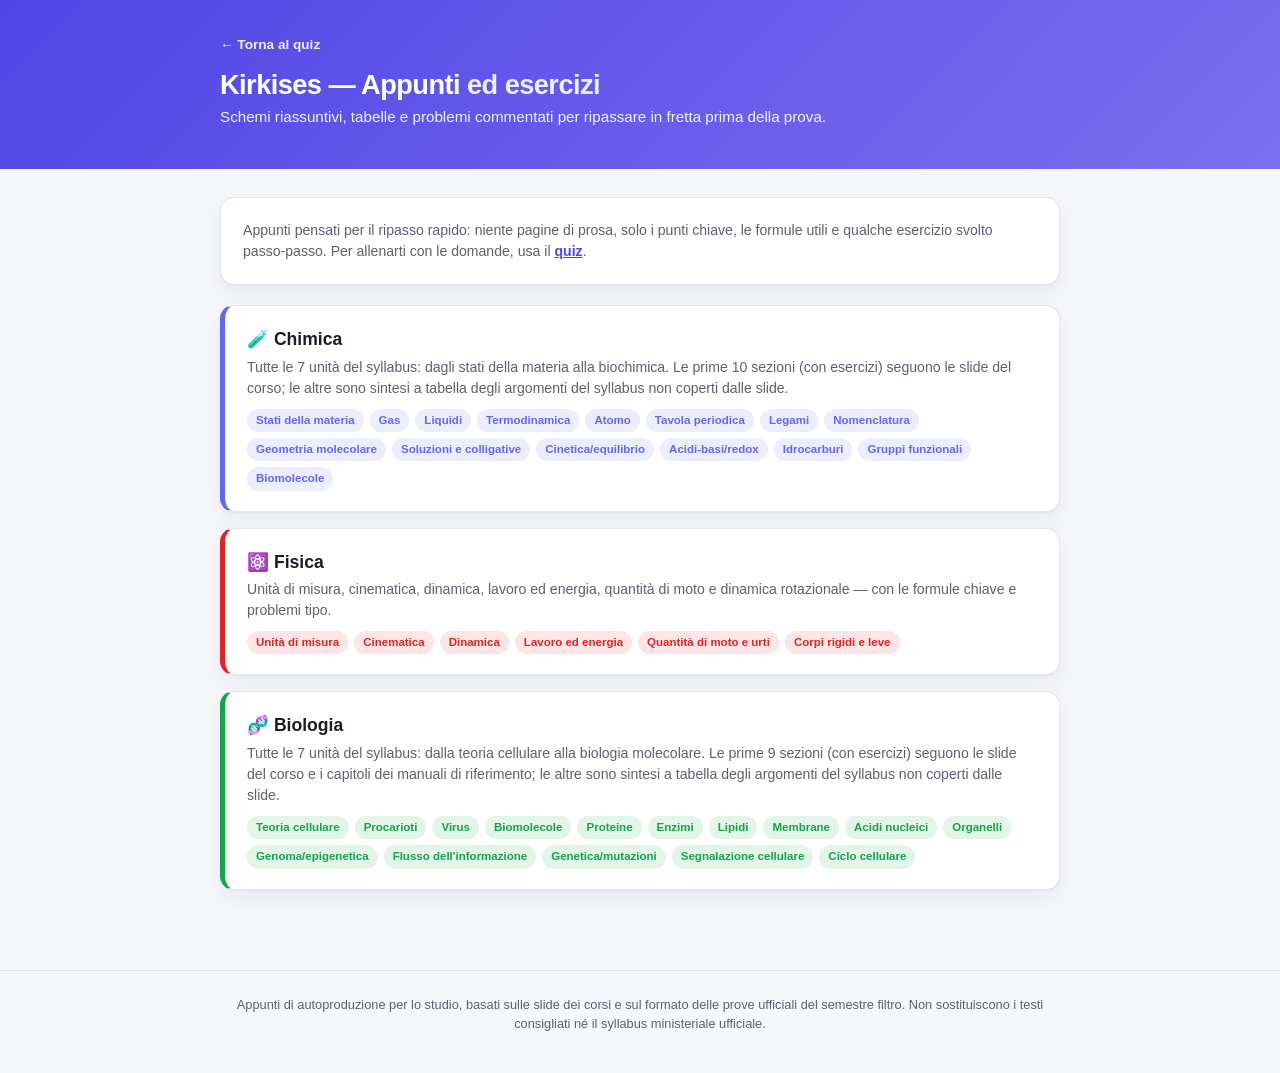
<file: appunti/index.html>
<!DOCTYPE html>
<html lang="it">
<head>
<meta charset="UTF-8">
<meta name="viewport" content="width=device-width, initial-scale=1.0">
<title>Appunti ed esercizi | Kirkises</title>
<meta name="description" content="Appunti schematici ed esercizi commentati di Chimica, Fisica e Biologia per il semestre filtro, con tabelle e schemi riassuntivi per argomento.">
<link rel="stylesheet" href="../css/style.css">
<link rel="stylesheet" href="../css/appunti.css">
</head>
<body>

<header class="site-header">
  <div class="wrap">
    <a class="notes-backlink" href="../index.html">← Torna al quiz</a>
    <h1>Kirkises — Appunti <span class="accent">ed esercizi</span></h1>
    <p class="subtitle">Schemi riassuntivi, tabelle e problemi commentati per ripassare in fretta prima della prova.</p>
  </div>
</header>

<main class="wrap">

  <div class="card">
    <p style="margin:0;color:var(--text-muted);font-size:.88rem;">
      Appunti pensati per il ripasso rapido: niente pagine di prosa, solo i punti chiave, le formule utili e
      qualche esercizio svolto passo-passo. Per allenarti con le domande, usa il
      <a href="../index.html" style="color:var(--primary);font-weight:700;">quiz</a>.
    </p>
  </div>

  <div class="subject-hub-grid">

    <a class="subject-card" href="chimica.html" style="--area-color:#6366f1;">
      <h2>🧪 Chimica</h2>
      <p>Tutte le 7 unità del syllabus: dagli stati della materia alla biochimica. Le prime 10 sezioni (con esercizi) seguono le slide del corso; le altre sono sintesi a tabella degli argomenti del syllabus non coperti dalle slide.</p>
      <div class="topics-preview">
        <span>Stati della materia</span><span>Gas</span><span>Liquidi</span><span>Termodinamica</span>
        <span>Atomo</span><span>Tavola periodica</span><span>Legami</span><span>Nomenclatura</span><span>Geometria molecolare</span>
        <span>Soluzioni e colligative</span><span>Cinetica/equilibrio</span><span>Acidi-basi/redox</span><span>Idrocarburi</span><span>Gruppi funzionali</span><span>Biomolecole</span>
      </div>
    </a>

    <a class="subject-card" href="fisica.html" style="--area-color:#dc2626;">
      <h2>⚛️ Fisica</h2>
      <p>Unità di misura, cinematica, dinamica, lavoro ed energia, quantità di moto e dinamica rotazionale — con le formule chiave e problemi tipo.</p>
      <div class="topics-preview">
        <span>Unità di misura</span><span>Cinematica</span><span>Dinamica</span><span>Lavoro ed energia</span>
        <span>Quantità di moto e urti</span><span>Corpi rigidi e leve</span>
      </div>
    </a>

    <a class="subject-card" href="biologia.html" style="--area-color:#16a34a;">
      <h2>🧬 Biologia</h2>
      <p>Tutte le 7 unità del syllabus: dalla teoria cellulare alla biologia molecolare. Le prime 9 sezioni (con esercizi) seguono le slide del corso e i capitoli dei manuali di riferimento; le altre sono sintesi a tabella degli argomenti del syllabus non coperti dalle slide.</p>
      <div class="topics-preview">
        <span>Teoria cellulare</span><span>Procarioti</span><span>Virus</span><span>Biomolecole</span>
        <span>Proteine</span><span>Enzimi</span><span>Lipidi</span><span>Membrane</span>
        <span>Acidi nucleici</span><span>Organelli</span>
        <span>Genoma/epigenetica</span><span>Flusso dell'informazione</span><span>Genetica/mutazioni</span><span>Segnalazione cellulare</span><span>Ciclo cellulare</span>
      </div>
    </a>

  </div>

</main>

<footer class="site-footer">
  <div class="wrap">
    <p>Appunti di autoproduzione per lo studio, basati sulle slide dei corsi e sul formato delle prove ufficiali del semestre filtro. Non sostituiscono i testi consigliati né il syllabus ministeriale ufficiale.</p>
  </div>
</footer>

</body>
</html>
</file>
<file: css/style.css>
:root {
  --bg: #f6f7fb;
  --surface: #ffffff;
  --surface-2: #f0f1f7;
  --border: #e2e4ee;
  --text: #1a1d29;
  --text-muted: #5c6070;
  --primary: #4f46e5;
  --primary-hover: #4338ca;
  --primary-contrast: #ffffff;
  --success: #16a34a;
  --success-bg: #ecfdf3;
  --error: #dc2626;
  --error-bg: #fef2f2;
  --warn: #d97706;
  --exam: #ea580c;
  --exam-hover: #c2410c;
  --radius: 14px;
  --shadow: 0 1px 2px rgba(20,20,43,.04), 0 8px 24px rgba(20,20,43,.06);
}

@media (prefers-color-scheme: dark) {
  :root:not([data-theme="light"]) {
    --bg: #12131a;
    --surface: #1b1d28;
    --surface-2: #22242f;
    --border: #2d3040;
    --text: #eef0f6;
    --text-muted: #a1a5b7;
    --primary: #818cf8;
    --primary-hover: #a5b0fb;
    --primary-contrast: #10111a;
    --success: #4ade80;
    --success-bg: #0f2a1a;
    --error: #f87171;
    --error-bg: #2c1414;
    --warn: #fbbf24;
    --exam: #fb923c;
    --exam-hover: #fdba74;
    --shadow: 0 1px 2px rgba(0,0,0,.3), 0 8px 24px rgba(0,0,0,.35);
  }
}
:root[data-theme="dark"] {
  --bg: #12131a;
  --surface: #1b1d28;
  --surface-2: #22242f;
  --border: #2d3040;
  --text: #eef0f6;
  --text-muted: #a1a5b7;
  --primary: #818cf8;
  --primary-hover: #a5b0fb;
  --primary-contrast: #10111a;
  --success: #4ade80;
  --success-bg: #0f2a1a;
  --error: #f87171;
  --error-bg: #2c1414;
  --warn: #fbbf24;
  --exam: #fb923c;
  --exam-hover: #fdba74;
  --shadow: 0 1px 2px rgba(0,0,0,.3), 0 8px 24px rgba(0,0,0,.35);
}

* { box-sizing: border-box; }
[hidden] { display: none !important; }
html { color-scheme: light dark; }
body {
  margin: 0;
  background: var(--bg);
  color: var(--text);
  font-family: -apple-system, BlinkMacSystemFont, "Segoe UI", Roboto, Helvetica, Arial, sans-serif;
  line-height: 1.5;
}
.wrap { max-width: 880px; margin: 0 auto; padding-inline: 20px; }

.site-header {
  background: linear-gradient(135deg, var(--primary), #7c6ff0);
  color: #fff;
  padding-block: 32px 40px;
}
.site-header h1 { margin: 0; font-size: 1.7rem; font-weight: 800; letter-spacing: -.02em; }
.site-header .accent { font-weight: 600; opacity: .9; }
.site-header .subtitle { margin: 0; opacity: .92; font-size: .95rem; }
.site-header .brand-row { display: flex; align-items: center; gap: 14px; margin-bottom: 6px; }
.site-header .avatar {
  width: 56px; height: 56px; border-radius: 50%; object-fit: cover; flex-shrink: 0;
  border: 2px solid rgba(255,255,255,.55); box-shadow: 0 2px 8px rgba(0,0,0,.18);
}

main.wrap { padding-block: 28px 60px; }

.card {
  background: var(--surface);
  border: 1px solid var(--border);
  border-radius: var(--radius);
  box-shadow: var(--shadow);
  padding: 22px;
  margin-bottom: 20px;
}

/* ---- rules card ---- */
.rules-toggle {
  width: 100%;
  display: flex; justify-content: space-between; align-items: center;
  background: none; border: none; cursor: pointer;
  font-size: 1rem; font-weight: 700; color: var(--text);
  padding: 0;
}
.rules-toggle .chevron { transition: transform .2s ease; color: var(--text-muted); }
.rules-toggle[aria-expanded="true"] .chevron { transform: rotate(180deg); }
.rules-body { margin-top: 16px; color: var(--text-muted); font-size: .93rem; }
.rules-body ul { margin: 0 0 10px; padding-left: 20px; }
.rules-body li { margin-bottom: 6px; }
.rules-body strong { color: var(--text); }
.rules-note { font-style: italic; font-size: .85rem; margin: 10px 0 0; }

/* ---- resume card ---- */
.resume-card { border-color: var(--warn); }
.resume-card h2 { margin: 0 0 8px; font-size: 1.1rem; }
.resume-info { color: var(--text-muted); font-size: .92rem; margin: 0 0 14px; }
.resume-actions { display: flex; gap: 10px; }
.resume-actions .btn-primary { flex: 2; background: var(--warn); }
.resume-actions .btn-primary:hover { opacity: .9; }
.resume-actions .btn-ghost { flex: 1; }
@media (max-width: 480px) {
  .resume-actions { flex-direction: column; }
  .resume-actions .btn-primary, .resume-actions .btn-ghost { flex: 1; }
}

/* ---- mode grid ---- */
.mode-grid { display: grid; grid-template-columns: 1fr 1fr; gap: 20px; }
@media (max-width: 680px) { .mode-grid { grid-template-columns: 1fr; } }
.mode-card h2 { margin: 0 0 8px; font-size: 1.15rem; }
.mode-card p { color: var(--text-muted); font-size: .92rem; margin: 0 0 14px; }
.mode-card-wide { grid-column: 1 / -1; }
.mini-rules { margin: 0 0 16px; padding-left: 20px; color: var(--text-muted); font-size: .88rem; }
.mini-rules li { margin-bottom: 4px; }

.ripasso-empty { color: var(--text-muted); font-size: .9rem; font-style: italic; }
.ripasso-breakdown {
  display: flex; flex-direction: column; gap: 6px; margin-bottom: 16px;
  max-height: 280px; overflow-y: auto;
}
.ripasso-topic-row {
  display: flex; align-items: center; gap: 10px;
  padding: 7px 10px; border-radius: 8px; background: var(--surface-2); font-size: .88rem;
}
.ripasso-topic-name { flex: 1 1 auto; min-width: 0; }
.ripasso-topic-count {
  font-weight: 700; font-size: .78rem; color: var(--error);
  background: var(--error-bg); padding: 2px 9px; border-radius: 10px; min-width: 22px; text-align: center;
}

.topic-filters { display: flex; flex-direction: column; gap: 18px; margin-bottom: 14px; }
.topic-area-group { display: flex; flex-direction: column; gap: 8px; }
.topic-area-header {
  display: flex; align-items: center; justify-content: space-between; gap: 10px;
  font-size: .8rem; font-weight: 800; letter-spacing: .02em; text-transform: uppercase;
  color: var(--text-muted); padding-left: 2px;
}
.topic-area-collapse {
  flex: 1 1 auto; display: flex; align-items: center; justify-content: space-between; gap: 8px;
  background: none; border: none; padding: 4px 2px; margin: 0;
  font: inherit; letter-spacing: inherit; text-transform: inherit; color: inherit;
  cursor: pointer; text-align: left; min-width: 0;
}
.topic-area-collapse .chevron { flex-shrink: 0; transition: transform .2s ease; color: var(--text-muted); }
.topic-area-collapse[aria-expanded="true"] .chevron { transform: rotate(180deg); }
.topic-area-body { display: flex; flex-direction: column; gap: 8px; }
.topic-area-toggle {
  flex-shrink: 0; font-size: .72rem; font-weight: 700; letter-spacing: 0; text-transform: none;
  color: var(--primary); background: color-mix(in srgb, var(--primary) 10%, var(--surface));
  border: 1px solid color-mix(in srgb, var(--primary) 25%, transparent);
  border-radius: 8px; padding: 4px 9px; cursor: pointer;
}
.topic-area-toggle:hover { background: color-mix(in srgb, var(--primary) 18%, var(--surface)); }
.topic-unit-header {
  font-size: .74rem; font-weight: 700; color: var(--text-muted);
  padding: 2px 2px 2px 10px; border-left: 2px solid var(--border);
  line-height: 1.35;
}
.topic-filter-row {
  display: flex; align-items: center; gap: 10px;
  padding: 8px 10px; border-radius: 10px; background: var(--surface-2);
  font-size: .9rem; cursor: pointer;
}
.topic-filter-row input[type="checkbox"] { width: 16px; height: 16px; accent-color: var(--primary); flex-shrink: 0; }
.topic-dot { width: 10px; height: 10px; border-radius: 50%; flex-shrink: 0; }
.topic-name { flex: 1 1 auto; min-width: 0; }
.topic-qty { margin-left: auto; display: flex; align-items: center; gap: 6px; flex-shrink: 0; }
.topic-qty input[type="number"] {
  width: 50px; padding: 4px 6px; border-radius: 8px; border: 1px solid var(--border);
  background: var(--surface); color: var(--text); font-size: .85rem; text-align: center;
}
.topic-qty input[type="number"]:disabled { opacity: .4; cursor: not-allowed; }

/* ---- syllabus & progress panel ---- */
.syll-area { margin-bottom: 20px; }
.syll-area:last-child { margin-bottom: 0; }
.syll-area-header { font-size: 1rem; font-weight: 800; margin-bottom: 10px; }
.syll-no-syllabus { font-size: .85rem; font-style: italic; color: var(--text-muted); margin: 0 0 10px; }
.syll-unit { margin-bottom: 14px; padding-left: 4px; border-left: 2px solid var(--border); }
.syll-unit-header {
  font-size: .84rem; font-weight: 700; color: var(--text); margin-bottom: 6px; padding-left: 8px;
  line-height: 1.4;
}
.syll-unit-badge {
  display: inline-block; font-size: .68rem; font-weight: 800; color: var(--primary);
  background: color-mix(in srgb, var(--primary) 12%, var(--surface)); padding: 1px 7px;
  border-radius: 8px; margin-right: 6px; vertical-align: middle;
}
.syll-unit-empty { font-size: .82rem; color: var(--text-muted); font-style: italic; padding-left: 8px; }
.syll-topic-row {
  display: flex; align-items: center; gap: 8px; flex-wrap: wrap;
  padding: 6px 8px; border-radius: 8px; font-size: .85rem;
}
.syll-topic-row:nth-child(even) { background: var(--surface-2); }
.syll-topic-name { flex: 1 1 160px; min-width: 0; }
.syll-topic-count { color: var(--text-muted); font-size: .78rem; white-space: nowrap; }
.syll-topic-bar { flex: 0 0 70px; height: 6px; background: var(--surface-2); border-radius: 3px; overflow: hidden; }
.syll-topic-row:nth-child(even) .syll-topic-bar { background: var(--surface); }
.syll-topic-fill { display: block; height: 100%; }
.syll-topic-pct { font-size: .78rem; color: var(--text-muted); white-space: nowrap; min-width: 62px; text-align: right; }
.topic-count { color: var(--text-muted); font-size: .8rem; white-space: nowrap; }

.checkbox-row { display: flex; align-items: center; gap: 8px; font-size: .9rem; color: var(--text-muted); margin-bottom: 16px; cursor: pointer; }
.checkbox-row input { width: 16px; height: 16px; accent-color: var(--primary); }

.area-select { display: flex; gap: 10px; margin-bottom: 16px; }
.area-pill {
  flex: 1; display: flex; align-items: center; justify-content: center; gap: 6px;
  padding: 11px 10px; border-radius: 10px; border: 1.5px solid var(--border);
  background: var(--surface-2); font-size: .9rem; font-weight: 700; cursor: pointer;
  transition: border-color .12s ease, background .12s ease;
}
.area-pill input { position: absolute; opacity: 0; width: 0; height: 0; }
.area-pill:has(input:checked),
.area-pill.is-checked { border-color: var(--exam); background: color-mix(in srgb, var(--exam) 12%, var(--surface)); color: var(--exam); }

.btn {
  display: inline-block; width: 100%;
  padding: 12px 18px; border: none; border-radius: 10px;
  font-size: .97rem; font-weight: 700; cursor: pointer;
  transition: background .15s ease, transform .1s ease;
  text-align: center;
}
.btn:active { transform: scale(.98); }
.btn-primary { background: var(--primary); color: var(--primary-contrast); }
.btn-primary:hover { background: var(--primary-hover); }
.btn-primary:disabled { opacity: .45; cursor: not-allowed; }
.btn-exam { background: var(--exam); color: #fff; }
.btn-exam:hover { background: var(--exam-hover); }
.btn-ghost { background: var(--surface-2); color: var(--text); width: auto; }
.btn-ghost:hover { background: var(--border); }
.btn-ripasso { background: var(--error); color: #fff; }
.btn-ripasso:hover { background: #c0392b; }
.btn-ripasso:disabled { opacity: .45; cursor: not-allowed; }

/* ---- micro esame personalizzabile ---- */
.micro-toggle { margin-top: 14px; }
.micro-intro { margin: 0 0 14px; color: var(--text-muted); font-size: .88rem; }
.micro-row { display: flex; align-items: center; gap: 10px; margin-bottom: 10px; }
.micro-row label { flex: 1 1 auto; font-size: .88rem; font-weight: 600; color: var(--text); }
.micro-row input[type="number"] {
  width: 68px; padding: 6px 8px; border-radius: 8px; border: 1px solid var(--border);
  background: var(--surface-2); color: var(--text); font-size: .9rem; text-align: center;
}
.micro-max { font-size: .76rem; color: var(--text-muted); white-space: nowrap; }
.micro-row-minutes { margin-top: 4px; padding-top: 12px; border-top: 1px solid var(--border); }
.micro-total { font-weight: 700; font-size: .88rem; margin: 4px 0 14px; color: var(--text-muted); }

.stats-card h2 { margin-top: 0; font-size: 1.1rem; }
.stat-row { display: flex; justify-content: space-between; padding: 8px 0; border-bottom: 1px solid var(--border); font-size: .9rem; }
.stat-row:last-child { border-bottom: none; }
.stat-row b { color: var(--primary); }

/* ---- cronologia giornaliera (dentro "I tuoi progressi") ---- */
.daylog-title { font-size: .78rem; font-weight: 800; text-transform: uppercase; letter-spacing: .02em; color: var(--text-muted); margin: 18px 0 8px; }
.daylog-list { display: flex; flex-direction: column; gap: 12px; max-height: 420px; overflow-y: auto; }
.daylog-day { padding-top: 10px; border-top: 1px solid var(--border); }
.daylog-day:first-child { padding-top: 0; border-top: none; }
.daylog-day-label { font-weight: 800; font-size: .88rem; margin-bottom: 4px; }
.daylog-section-title { font-size: .74rem; font-weight: 800; text-transform: uppercase; letter-spacing: .02em; color: var(--text-muted); margin: 8px 0 2px; }
.daylog-section-title:first-of-type { margin-top: 4px; }

/* ---- sync card ---- */
.sync-card .rules-body p { margin: 0 0 14px; }
.sync-textarea {
  width: 100%; box-sizing: border-box; resize: vertical;
  font-family: ui-monospace, SFMono-Regular, Menlo, Consolas, monospace;
  font-size: .82rem; line-height: 1.4; word-break: break-all;
  padding: 10px 12px; border-radius: 10px; border: 1px solid var(--border);
  background: var(--surface-2); color: var(--text);
}
.sync-sep { border: none; border-top: 1px solid var(--border); margin: 20px 0; }
.sync-status { display: block; margin-top: 8px; font-size: .85rem; color: var(--text-muted); }
.sync-status-ok { color: var(--primary); font-weight: 700; }
.sync-status-error { color: var(--exam); font-weight: 700; }

/* ---- quiz screen ---- */
.quiz-topbar { display: flex; justify-content: space-between; align-items: center; margin-bottom: 10px; flex-wrap: wrap; gap: 8px; }
.progress-info { font-size: .88rem; color: var(--text-muted); display: flex; gap: 14px; }
.progress-info span:first-child { font-weight: 700; color: var(--text); }
.timer-box { font-weight: 800; font-size: .95rem; background: var(--surface-2); padding: 6px 14px; border-radius: 20px; }
.timer-box.low { color: var(--error); background: var(--error-bg); }

.progress-track { height: 6px; background: var(--surface-2); border-radius: 4px; overflow: hidden; margin-bottom: 20px; }
.progress-fill { height: 100%; background: var(--primary); width: 0%; transition: width .25s ease; }

.question-card { min-height: 200px; }
.q-topic-badge {
  display: inline-block; font-size: .74rem; font-weight: 700; letter-spacing: .02em;
  padding: 4px 10px; border-radius: 20px; margin-bottom: 14px;
  background: var(--surface-2); color: var(--text-muted);
}
.q-text { font-size: 1.12rem; line-height: 1.45; margin: 0 0 20px; }

/* KaTeX: match surrounding text size and let color inherit (theme + correct/wrong states) */
.katex { font-size: 1.05em; }
.katex-display { margin: .4em 0; }

.mc-options { display: flex; flex-direction: column; gap: 10px; }
.mc-option {
  display: flex; align-items: flex-start; gap: 12px;
  padding: 13px 15px; border-radius: 10px; border: 1.5px solid var(--border);
  background: var(--surface); cursor: pointer; font-size: .95rem;
  transition: border-color .12s ease, background .12s ease;
}
.mc-option:hover { border-color: var(--primary); }
.mc-option .letter {
  flex-shrink: 0; width: 26px; height: 26px; border-radius: 50%;
  background: var(--surface-2); color: var(--text-muted);
  display: flex; align-items: center; justify-content: center;
  font-weight: 700; font-size: .82rem;
}
.mc-option.selected { border-color: var(--primary); background: color-mix(in srgb, var(--primary) 10%, var(--surface)); }
.mc-option.correct { border-color: var(--success); background: var(--success-bg); }
.mc-option.correct .letter { background: var(--success); color: #fff; }
.mc-option.wrong { border-color: var(--error); background: var(--error-bg); }
.mc-option.wrong .letter { background: var(--error); color: #fff; }
.mc-option.disabled { cursor: default; }

.mc-hint {
  font-size: .8rem; color: var(--text-muted); margin: 10px 0 0;
}
.mc-hint kbd {
  background: var(--surface-2); border: 1px solid var(--border); border-radius: 4px;
  padding: 1px 6px; font-family: inherit; font-size: .78rem;
}

.fill-input {
  width: 100%; padding: 14px 16px; font-size: 1rem; border-radius: 10px;
  border: 1.5px solid var(--border); background: var(--surface); color: var(--text);
  text-transform: uppercase;
}
.fill-input:focus { outline: none; border-color: var(--primary); }
.fill-input.correct { border-color: var(--success); background: var(--success-bg); }
.fill-input.wrong { border-color: var(--error); background: var(--error-bg); }

.feedback { margin-top: 16px; padding: 13px 15px; border-radius: 10px; font-size: .9rem; }
.feedback.correct { background: var(--success-bg); color: var(--success); }
.feedback.wrong { background: var(--error-bg); color: var(--error); }
.feedback .explain { display: block; margin-top: 6px; color: var(--text-muted); font-weight: 400; }
.feedback .correct-answer { font-weight: 700; }
.feedback .appunti-link {
  display: block; width: fit-content; margin-top: 10px;
  font-size: .82rem; font-weight: 700; color: var(--primary); text-decoration: none;
  border-bottom: 1px solid color-mix(in srgb, var(--primary) 40%, transparent);
}
.feedback .appunti-link:hover { color: var(--primary-hover); border-color: var(--primary-hover); }

.quiz-nav { display: flex; justify-content: space-between; gap: 12px; margin-top: 18px; }
.quiz-nav .btn { width: auto; min-width: 130px; }

/* ---- results ---- */
.results-summary { text-align: center; }
.score-big { font-size: 2.6rem; font-weight: 900; color: var(--primary); margin: 4px 0; }
.score-verdict { display: inline-block; padding: 6px 16px; border-radius: 20px; font-weight: 700; font-size: .95rem; margin-top: 6px; }
.score-verdict.pass { background: var(--success-bg); color: var(--success); }
.score-verdict.fail { background: var(--error-bg); color: var(--error); }
.score-detail { color: var(--text-muted); font-size: .88rem; margin-top: 10px; }

.breakdown-row { display: flex; align-items: center; gap: 12px; padding: 10px 0; border-bottom: 1px solid var(--border); }
.breakdown-row:last-child { border-bottom: none; }
.breakdown-row .name { flex: 0 0 170px; font-size: .88rem; font-weight: 600; }
.breakdown-bar { flex: 1; height: 8px; background: var(--surface-2); border-radius: 4px; overflow: hidden; }
.breakdown-fill { height: 100%; background: var(--primary); }
.breakdown-row .frac { font-size: .82rem; color: var(--text-muted); width: 50px; text-align: right; }

.review-item { padding: 14px 0; border-bottom: 1px solid var(--border); }
.review-item:last-child { border-bottom: none; }
.review-item .rq { font-weight: 600; font-size: .93rem; margin-bottom: 6px; }
.review-item .ra { font-size: .87rem; color: var(--text-muted); }
.review-item .ra b.your-wrong { color: var(--error); }
.review-item .ra b.correct-ans { color: var(--success); }
.review-tag { display: inline-block; font-size: .7rem; font-weight: 700; padding: 2px 8px; border-radius: 10px; margin-right: 8px; }
.review-tag.omitted { background: var(--surface-2); color: var(--text-muted); }
.review-tag.wrong { background: var(--error-bg); color: var(--error); }

.results-actions { margin-top: 8px; }

/* ---- pausa concentrazione (3 errori di fila in Modalità Studio) ---- */
.break-card { text-align: center; }
.break-img {
  display: block; margin: 0 auto 18px; max-width: 260px; width: 100%;
  border-radius: 14px; box-shadow: var(--shadow);
}
.break-text { font-size: 1.05rem; font-weight: 600; line-height: 1.5; margin: 0 0 20px; }
.break-text strong { color: var(--primary); }

.site-footer { border-top: 1px solid var(--border); padding-block: 24px 40px; margin-top: 20px; }
.site-footer p { color: var(--text-muted); font-size: .8rem; text-align: center; margin: 0; }

@media (max-width: 480px) {
  .site-header h1 { font-size: 1.4rem; }
  .score-big { font-size: 2.1rem; }
  .breakdown-row .name { flex-basis: 120px; font-size: .8rem; }
}
</file>
<file: css/appunti.css>
/* ===================== Appunti & esercizi — stili condivisi ===================== */
/* Riusa le variabili definite in style.css (colori, superfici, radius, ombre). */

.notes-backlink {
  display: inline-flex; align-items: center; gap: 6px;
  color: #fff; opacity: .9; text-decoration: none; font-size: .85rem; font-weight: 600;
  margin-bottom: 10px;
}
.notes-backlink:hover { opacity: 1; text-decoration: underline; }

/* ---- quick nav (topic pills) ---- */
.quick-nav {
  position: sticky; top: 0; z-index: 20;
  display: flex; gap: 8px; overflow-x: auto; -webkit-overflow-scrolling: touch;
  padding: 10px 20px; margin: 0 -20px 20px; background: var(--bg);
  border-bottom: 1px solid var(--border);
  scrollbar-width: thin;
}
.quick-nav a {
  flex: 0 0 auto; display: inline-flex; align-items: center; gap: 6px;
  padding: 7px 13px; border-radius: 20px; border: 1.5px solid var(--border);
  background: var(--surface); color: var(--text); text-decoration: none;
  font-size: .82rem; font-weight: 700; white-space: nowrap;
}
.quick-nav a .qn-dot { width: 8px; height: 8px; border-radius: 50%; flex-shrink: 0; }

/* ---- topic section ---- */
.notes-topic {
  scroll-margin-top: 64px;
  margin-bottom: 26px; padding: 20px 22px;
  background: var(--surface); border: 1px solid var(--border); border-radius: var(--radius);
  box-shadow: var(--shadow);
  border-left: 5px solid var(--topic-color, var(--primary));
}
.notes-topic-header { display: flex; align-items: center; gap: 10px; margin-bottom: 4px; }
.notes-topic-header h2 { margin: 0; font-size: 1.15rem; }
.notes-topic-unit {
  font-size: .68rem; font-weight: 800; color: var(--topic-color, var(--primary));
  background: color-mix(in srgb, var(--topic-color, var(--primary)) 14%, var(--surface));
  padding: 2px 8px; border-radius: 8px; white-space: nowrap;
}
.notes-topic-intro { color: var(--text-muted); font-size: .88rem; margin: 4px 0 14px; }

.notes-block { margin-bottom: 16px; }
.notes-block:last-child { margin-bottom: 0; }
.notes-block h3 {
  font-size: .78rem; font-weight: 800; text-transform: uppercase; letter-spacing: .03em;
  color: var(--text-muted); margin: 0 0 8px;
}

/* ---- schematic key points ---- */
.notes-points { list-style: none; margin: 0; padding: 0; display: flex; flex-direction: column; gap: 6px; }
.notes-points li {
  position: relative; padding-left: 18px; font-size: .89rem; line-height: 1.45;
}
.notes-points li::before {
  content: ""; position: absolute; left: 0; top: .55em; width: 6px; height: 6px;
  border-radius: 50%; background: var(--topic-color, var(--primary));
}
.notes-points b { color: var(--text); }
.notes-points .sub { display: block; margin: 3px 0 0 0; color: var(--text-muted); font-size: .85rem; }

/* ---- formula highlight box ---- */
.formula-box {
  display: flex; flex-wrap: wrap; gap: 8px 18px; align-items: center;
  background: color-mix(in srgb, var(--topic-color, var(--primary)) 8%, var(--surface));
  border: 1px solid color-mix(in srgb, var(--topic-color, var(--primary)) 25%, var(--border));
  border-radius: 10px; padding: 12px 14px; margin-bottom: 14px; font-size: .95rem;
}
.formula-box .f-item { display: flex; align-items: baseline; gap: 6px; }
.formula-box .f-label { font-size: .74rem; color: var(--text-muted); font-weight: 700; }

/* ---- schematic tables ---- */
.notes-table-wrap { overflow-x: auto; margin-bottom: 4px; }
table.notes-table { width: 100%; border-collapse: collapse; font-size: .84rem; }
table.notes-table caption { display: none; }
table.notes-table th, table.notes-table td {
  padding: 7px 10px; text-align: left; border-bottom: 1px solid var(--border);
  vertical-align: top;
}
table.notes-table th {
  background: var(--surface-2); font-weight: 800; font-size: .74rem;
  text-transform: uppercase; letter-spacing: .02em; color: var(--text-muted);
}
table.notes-table tr:last-child td { border-bottom: none; }
table.notes-table tbody tr:nth-child(even) { background: var(--surface-2); }

/* ---- diagrams ---- */
.notes-diagram {
  display: flex; flex-direction: column; align-items: center; gap: 6px;
  margin: 6px 0 16px;
}
.notes-diagram svg { max-width: 100%; height: auto; }
.notes-diagram figcaption { font-size: .78rem; color: var(--text-muted); text-align: center; }

/* ---- exercises ---- */
.exercise-card {
  border: 1.5px solid var(--border); border-radius: 10px; padding: 13px 15px;
  margin-bottom: 10px; background: var(--surface-2);
}
.exercise-card:last-child { margin-bottom: 0; }
.exercise-card .ex-title {
  display: flex; align-items: center; gap: 8px; font-weight: 800; font-size: .85rem;
  color: var(--topic-color, var(--primary)); margin-bottom: 6px;
}
.exercise-card .ex-statement { font-size: .89rem; margin-bottom: 8px; }
.exercise-card details summary {
  cursor: pointer; font-size: .82rem; font-weight: 700; color: var(--primary);
  list-style: none; display: inline-flex; align-items: center; gap: 5px;
}
.exercise-card details summary::-webkit-details-marker { display: none; }
.exercise-card details summary::before { content: "▸"; transition: transform .15s ease; }
.exercise-card details[open] summary::before { transform: rotate(90deg); }
.exercise-card details[open] summary { margin-bottom: 8px; }
.ex-steps { list-style: none; margin: 0; padding: 0; display: flex; flex-direction: column; gap: 6px; }
.ex-steps li {
  padding-left: 22px; position: relative; font-size: .86rem; line-height: 1.5;
}
.ex-steps li .step-n {
  position: absolute; left: 0; top: 0; width: 16px; height: 16px; border-radius: 50%;
  background: var(--topic-color, var(--primary)); color: #fff; font-size: .65rem; font-weight: 800;
  display: flex; align-items: center; justify-content: center;
}
.ex-steps .comment { display: block; color: var(--text-muted); font-style: italic; font-size: .82rem; margin-top: 1px; }
.ex-answer {
  margin-top: 8px; padding: 8px 11px; border-radius: 8px; font-size: .87rem; font-weight: 700;
  background: var(--success-bg); color: var(--success);
}

/* ---- hub page (appunti/index.html) ---- */
.subject-hub-grid { display: flex; flex-direction: column; gap: 16px; }
.subject-card {
  display: block; text-decoration: none; color: inherit;
  background: var(--surface); border: 1px solid var(--border); border-radius: var(--radius);
  box-shadow: var(--shadow); padding: 20px 22px; border-left: 5px solid var(--area-color, var(--primary));
  transition: transform .12s ease;
}
.subject-card:hover { transform: translateY(-2px); }
.subject-card h2 { margin: 0 0 4px; font-size: 1.1rem; }
.subject-card p { margin: 0 0 10px; color: var(--text-muted); font-size: .88rem; }
.subject-card .topics-preview { display: flex; flex-wrap: wrap; gap: 6px; }
.subject-card .topics-preview span {
  font-size: .72rem; font-weight: 700; padding: 3px 9px; border-radius: 12px;
  background: color-mix(in srgb, var(--area-color, var(--primary)) 12%, var(--surface));
  color: var(--area-color, var(--primary));
}

.appunti-cta {
  display: block; text-decoration: none; color: inherit;
}

@media (max-width: 480px) {
  .notes-topic { padding: 16px; }
  .quick-nav { padding: 8px 16px; margin: 0 -16px 18px; }
}
</file>
